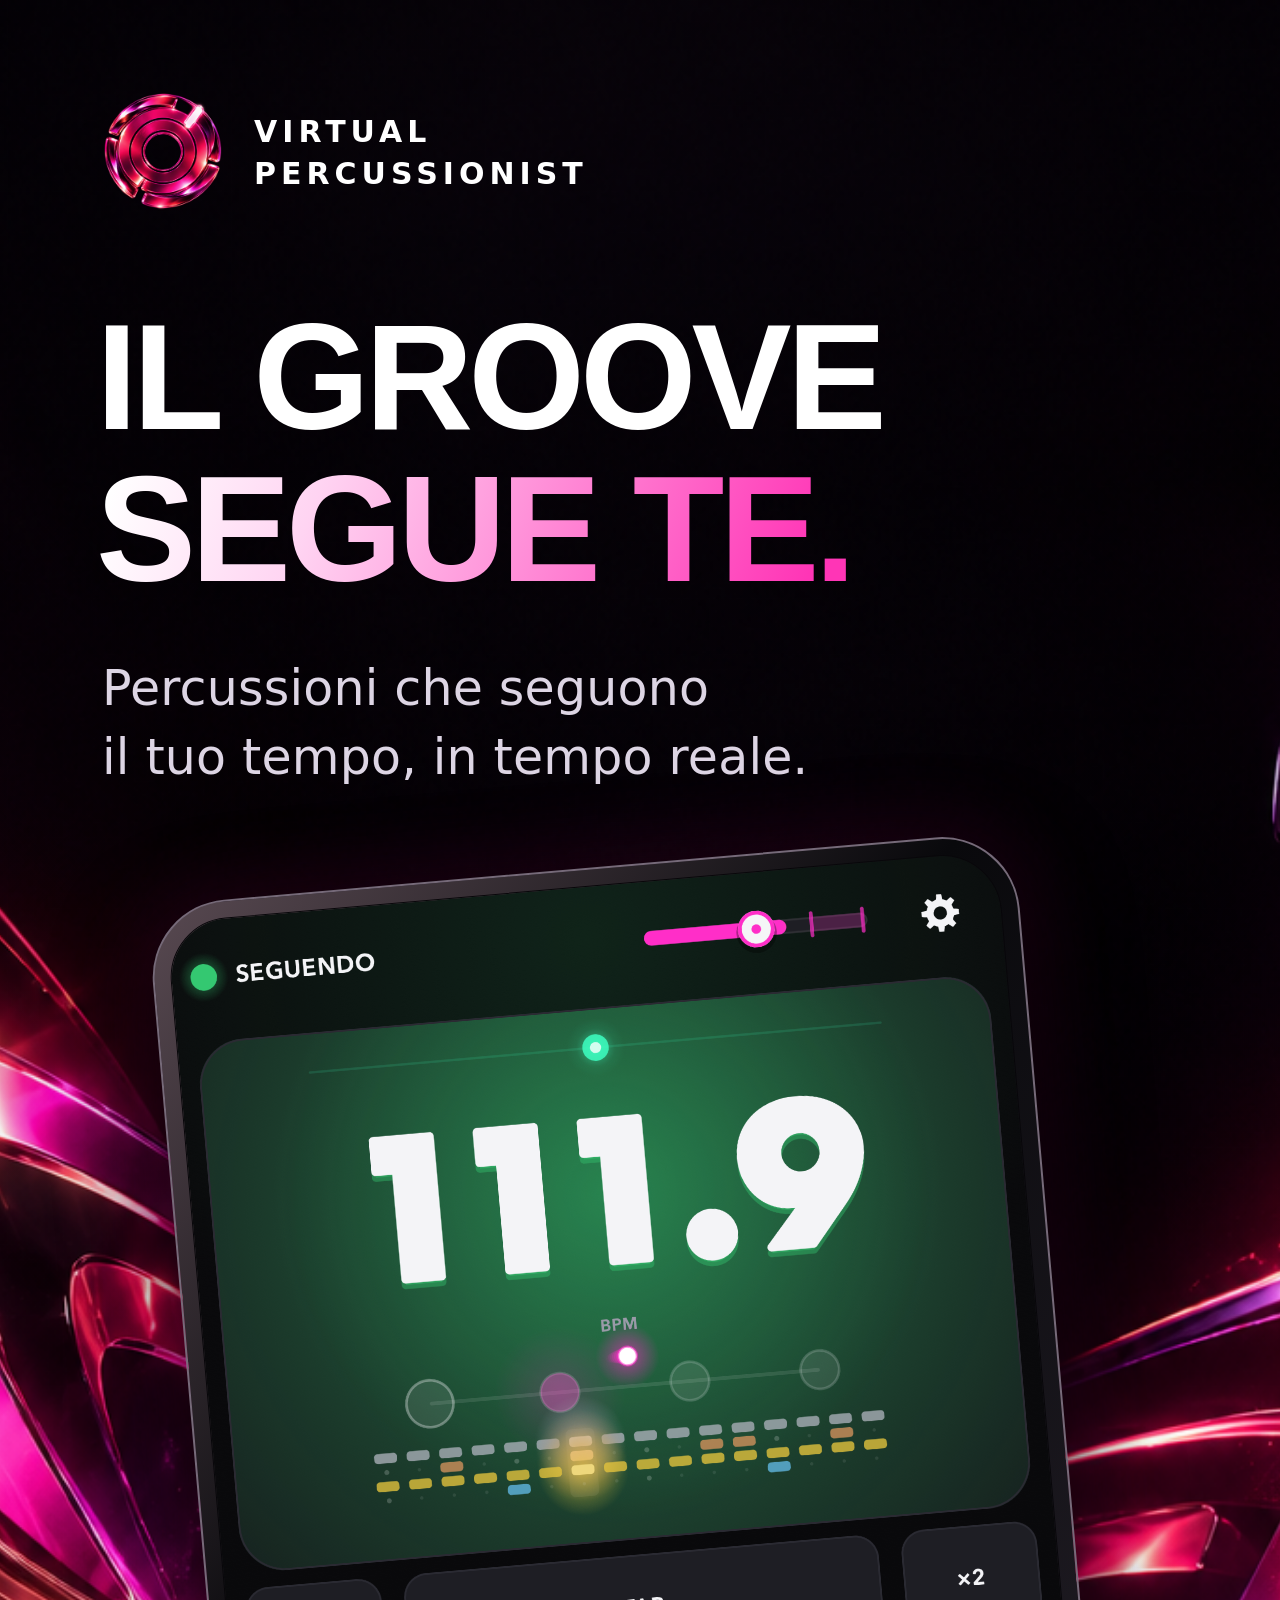
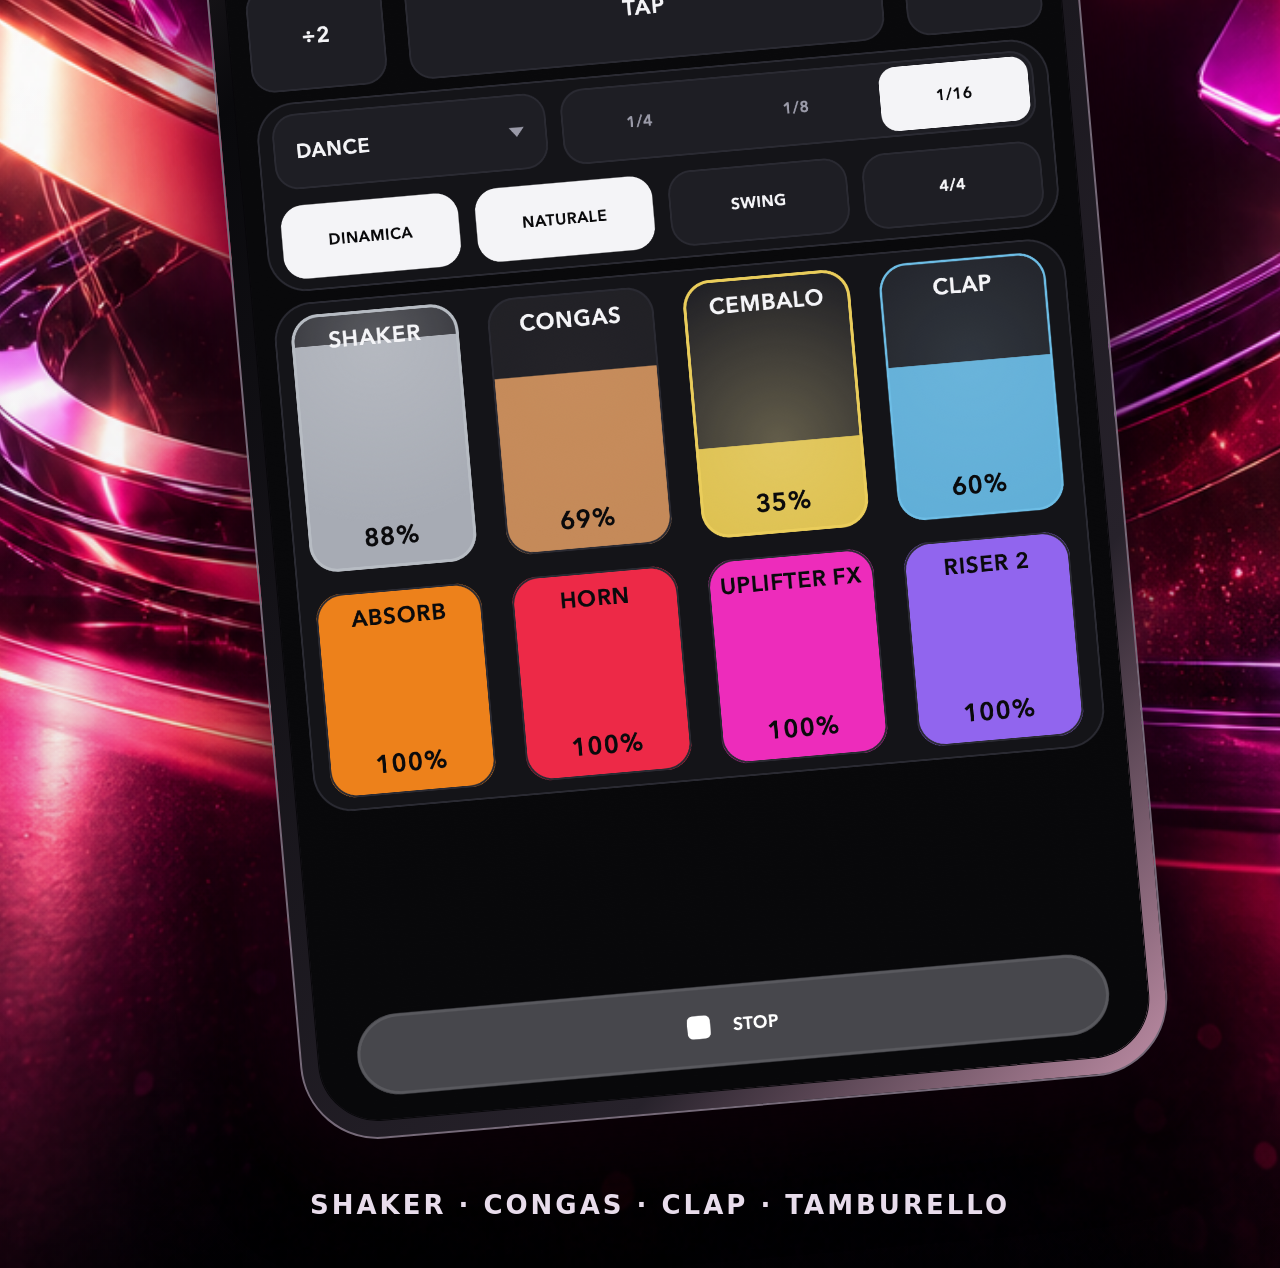
<file: docs/store/launch-art/cover.html>
<!doctype html>
<html lang="en">
<meta charset="utf-8">
<meta name="viewport" content="width=device-width, initial-scale=1">
<title>Virtual Percussionist — launch artwork</title>
<style>
*{box-sizing:border-box}html,body{margin:0;overflow:hidden;background:#0f0e12}
#poster{position:absolute;inset:0 auto auto 0;overflow:hidden;color:#fff;transform-origin:0 0;background:#09070d;font-family:"Avenir Next",Avenir,system-ui,sans-serif}
.art{position:absolute;inset:0;width:100%;height:100%;object-fit:cover}
.shade{position:absolute;inset:0;background:linear-gradient(180deg,rgba(7,5,11,.2),transparent 50%,rgba(7,5,11,.08))}
.brand{position:absolute;top:90px;left:100px;display:flex;gap:28px;align-items:center}
.brand img{width:126px;height:126px;border-radius:0}
.name{font-weight:700;font-size:30px;letter-spacing:5px;line-height:1.4}
h1{position:absolute;left:96px;top:302px;margin:0;font-family:Futura,"Avenir Next",sans-serif;font-size:150px;font-weight:700;line-height:1.01;letter-spacing:-5px;max-width:1150px;white-space:nowrap}
h1 span{display:block;background:linear-gradient(110deg,#fff 3%,#ffd4f2 28%,#ff35b6 90%);background-clip:text;-webkit-background-clip:text;color:transparent}
html[lang=en] .phone h1{font-size:140px}
.sub{position:absolute;top:655px;left:102px;margin:0;color:#ddd5e4;font-size:49px;line-height:1.4;letter-spacing:.2px}
.device{position:absolute;top:865px;left:225px;width:870px;padding:16px;border:2px solid #766a79;border-radius:78px;background:linear-gradient(135deg,#584951,#09090c 30%,#27222b 80%,#bd8ca4);box-shadow:0 32px 100px #000c,0 0 90px #ff139529;transform:rotate(-5deg)}
.device img{display:block;width:100%;height:auto;border-radius:60px;border:1px solid #08070a}
.foot{position:absolute;bottom:48px;left:96px;right:96px;text-align:center;font-size:26px;font-weight:600;letter-spacing:3px;color:#e8dceb}
.tablet .brand{top:100px;left:140px;gap:36px}.tablet .brand img{width:150px;height:150px}.tablet .name{font-size:38px;letter-spacing:7px}
.tablet h1{top:350px;left:132px;font-size:192px;max-width:1800px;letter-spacing:-6px}
.tablet .sub{top:790px;left:140px;font-size:58px;line-height:1.3}
.tablet .device{top:1065px;left:450px;width:1164px;padding:18px;border-radius:66px;transform:rotate(3deg)}
.tablet .device img{border-radius:46px}.tablet .foot{bottom:53px;font-size:32px;letter-spacing:4px}
.mac .brand{top:130px;left:150px}.mac .brand img{width:145px;height:145px}.mac .name{font-size:37px}
.mac h1{top:440px;left:145px;font-size:175px;max-width:none;width:1460px}
.mac .shade{background:linear-gradient(90deg,rgba(9,6,13,.78),rgba(9,6,13,.55)47%,transparent 75%)}
.mac .sub{top:910px;left:155px;font-size:60px}
.mac .device{top:160px;left:1690px;width:1010px;padding:16px;border-radius:58px;transform:rotate(3deg)}
.mac .device img{border-radius:40px}.mac .foot{bottom:130px;right:auto;left:155px;font-size:29px;text-align:left}
.og .brand{top:47px;left:64px;gap:20px}.og .brand img{width:70px;height:70px;border-radius:15px}.og .name{font-size:18px;letter-spacing:3px}
.og .shade{background:linear-gradient(90deg,rgba(9,6,13,.75),rgba(9,6,13,.3),transparent)}
.og h1{top:177px;left:60px;font-size:79px;max-width:670px;letter-spacing:-3px}
.og .sub{top:406px;left:65px;font-size:27px}.og .device{display:none}.og .foot{bottom:51px;left:65px;text-align:left;font-size:17px;letter-spacing:2px}
.og .lockup{position:absolute;right:32px;top:87px;width:450px;}
</style>
<div id="poster">
 <img class="art" src="rhythm-orbit-v1.png" alt="">
 <div class="shade"></div>
 <div class="brand"><img src="mark-transparent-master.png" alt=""><div class="name">VIRTUAL<br>PERCUSSIONIST</div></div>
 <h1></h1><p class="sub"></p>
 <div class="device"><img id="screen" alt="Virtual Percussionist app"></div>
 <div class="foot"></div>
</div>
<script>
const q=new URLSearchParams(location.search),variant=q.get('device')||'phone69',language=q.get('lang')||'it';
const sizes={phone63:[1206,2622],phone69:[1320,2868],tablet:[2064,2752],mac:[2880,1800],og:[1200,630]};
if(!sizes[variant]||!['it','en'].includes(language))throw Error('Unknown artwork variant');
const [w,h]=sizes[variant],kind=variant.startsWith('phone')?'phone':variant;
const base=kind==='phone'?1320:w,scale=w/base,poster=document.querySelector('#poster');
document.documentElement.lang=language;document.body.style.width=w+'px';document.body.style.height=h+'px';
poster.style.width=base+'px';poster.style.height=(h/scale)+'px';poster.style.transform='scale('+scale+')';poster.className=kind;
 const it=language==='it';
 document.querySelector('h1').innerHTML=it?'IL GROOVE<span>SEGUE TE.</span>':'YOUR BAND.<span>YOUR GROOVE.</span>';
 document.querySelector('.sub').innerHTML=it?'Percussioni che seguono<br>il tuo tempo, in tempo reale.':'Percussion that follows<br>your tempo. In real time.';
 document.querySelector('.foot').textContent=it?'SHAKER · CONGAS · CLAP · TAMBURELLO':'SHAKER · CONGAS · CLAP · TAMBOURINE';
 const device=(kind==='tablet'||kind==='mac')?'ipad-13in':variant==='phone63'?'iphone-6.3in':'iphone-6.9in';
 document.querySelector('#screen').src='../native-screenshots/'+language+'/'+device+'/1-console.png?v=store3';
 if(kind==='og'){document.querySelector('h1').innerHTML='IL TUO GROOVE.<span>YOUR GROOVE.</span>';document.querySelector('.sub').innerHTML='Percussioni in tempo reale.<br>Real-time percussion.';document.querySelector('.foot').textContent='VIRTUALPERCUSSIONIST.IT';const image=document.createElement('img');image.className='lockup';image.src='logo-1024.png';poster.append(image);}
Promise.all(Array.from(document.images).filter(i=>i.getAttribute('src')).map(i=>i.decode().catch(()=>{throw Error('Missing image '+i.src)}))).then(()=>document.fonts.ready).then(()=>document.documentElement.dataset.ready='true');
</script>
</html>
</file>
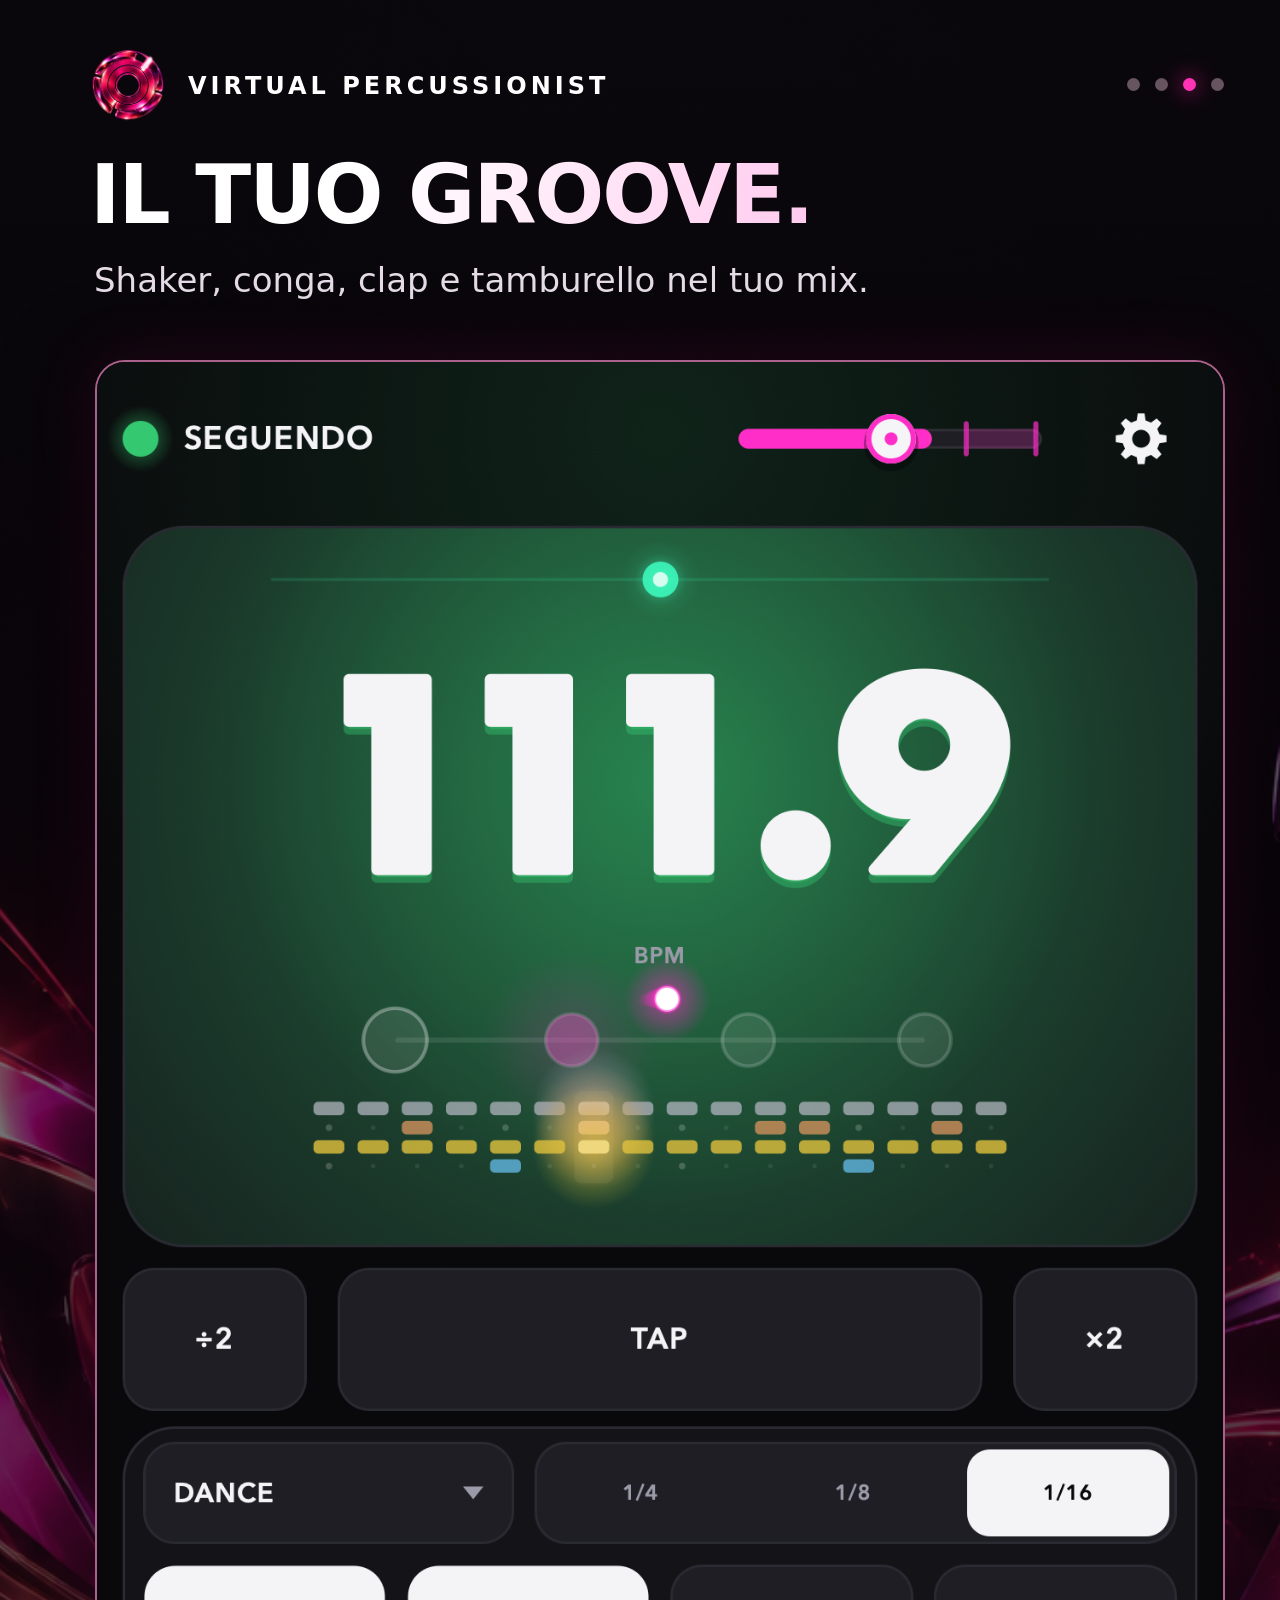
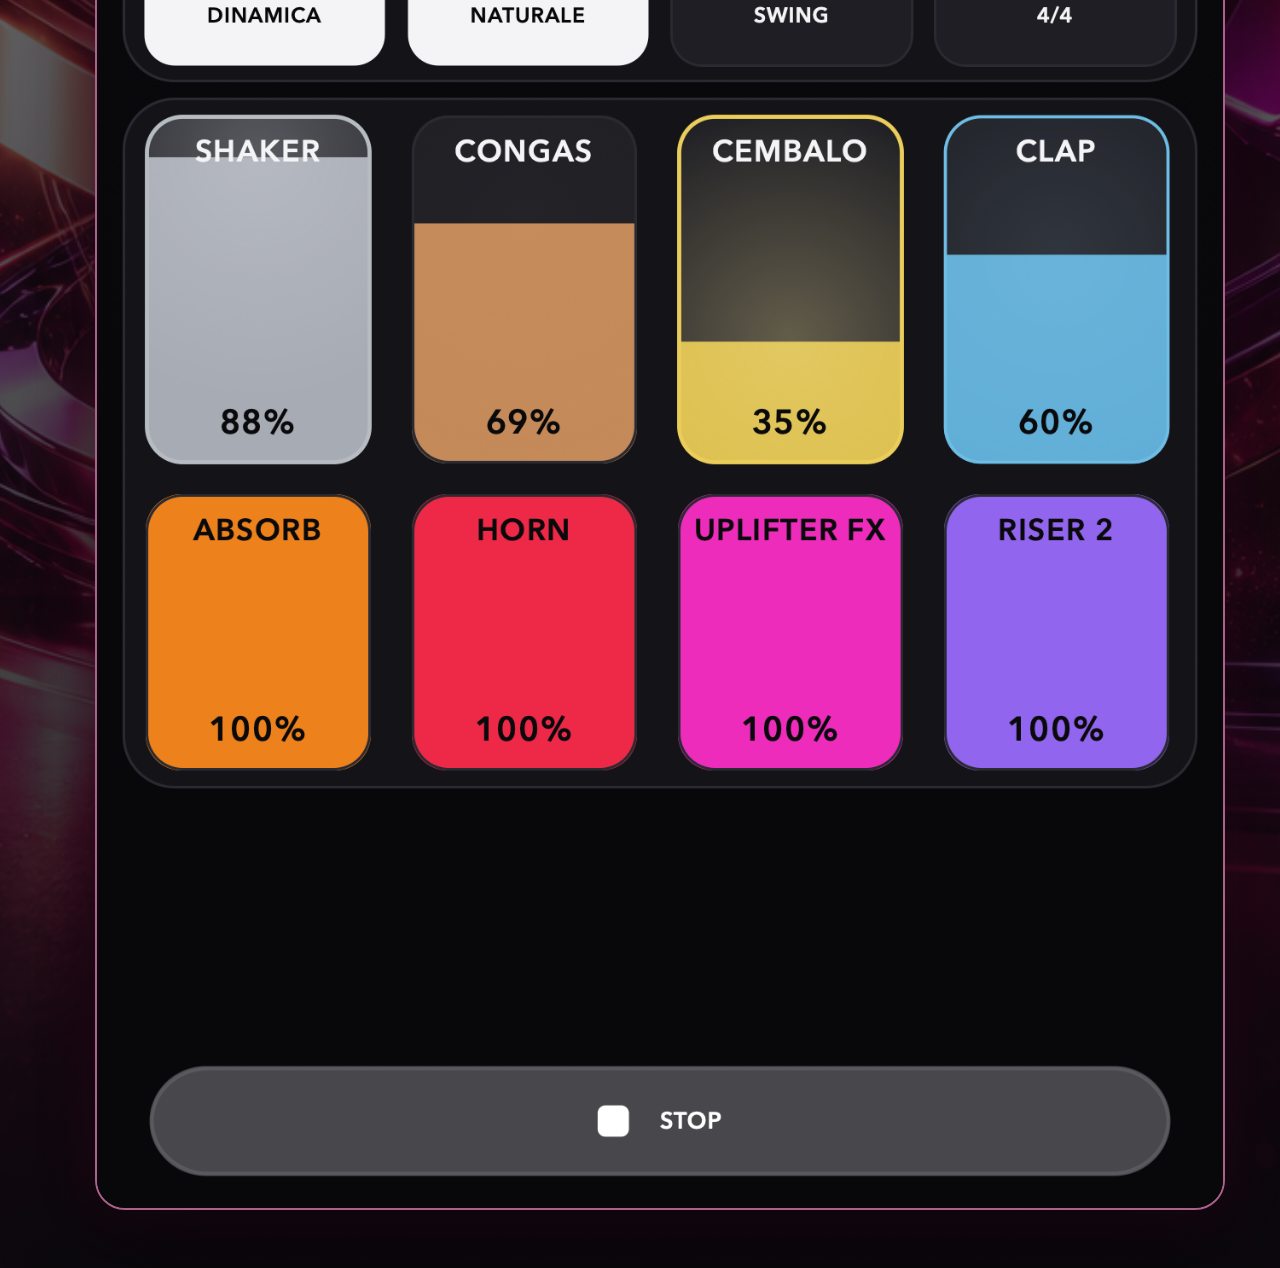
<file: docs/store/launch-art/features.html>
<!doctype html>
<html lang="en">
<meta charset="utf-8">
<meta name="viewport" content="width=device-width,initial-scale=1">
<title>Virtual Percussionist — Store screenshots</title>
<style>
*{box-sizing:border-box}html,body{margin:0;overflow:hidden;background:#0c0a0e}
#poster{position:absolute;overflow:hidden;transform-origin:0 0;color:white;background:#0c0a0e;font-family:"Avenir Next",Avenir,system-ui,sans-serif}
.art,.shade{position:absolute;inset:0;width:100%;height:100%;object-fit:cover}.art{opacity:.62}.shade{background:linear-gradient(180deg,#0c0a0e99,#0c0a0e44 35%,#0c0a0ecc)}
.brand{position:absolute;left:90px;top:48px;display:flex;align-items:center;gap:22px;font-size:24px;letter-spacing:4px;font-weight:700}.brand img{height:76px;width:76px;object-fit:contain}
h1{position:absolute;left:90px;right:90px;top:148px;margin:0;font-size:82px;line-height:1.15;letter-spacing:-2px;white-space:nowrap;background:linear-gradient(105deg,#fff 25%,#ffc9ee 65%,#ff55bd);background-clip:text;-webkit-background-clip:text;color:transparent}
.sub{position:absolute;left:94px;right:90px;top:258px;margin:0;font-size:34px;line-height:1.35;color:#e5dce8}
.screen{position:absolute;top:360px;left:95px;width:1130px;display:block;border:2px solid #aa628c;border-radius:30px;box-shadow:0 20px 90px #0009,0 0 64px #ff159d26}
.dots{display:flex;gap:15px;position:absolute;right:96px;top:78px}.dots i{width:13px;height:13px;background:#665460;border-radius:50%}.dots i:nth-child(3){background:#ff33b4;box-shadow:0 0 22px #ff189c}
.tablet .brand{left:130px;top:64px;font-size:34px;gap:28px}.tablet .brand img{width:96px;height:96px}.tablet .dots{right:140px;top:101px;gap:22px}.tablet .dots i{width:18px;height:18px}
.tablet h1{left:130px;right:130px;top:194px;font-size:132px;letter-spacing:-3px}.tablet .sub{left:136px;right:130px;top:370px;font-size:47px}.tablet .screen{left:207px;top:490px;width:1650px;border-radius:38px}
</style>
<div id="poster"><img class="art" src="rhythm-orbit-v1.png" alt=""><div class="shade"></div><div class="brand"><img src="mark-transparent-master.png" alt=""><span>VIRTUAL PERCUSSIONIST</span></div><div class="dots"><i></i><i></i><i></i><i></i></div><h1></h1><p class="sub"></p><img class="screen" alt=""></div>
<script>
const q=new URLSearchParams(location.search),variant=q.get('device')||'phone69',lang=q.get('lang')||'it',shot=q.get('shot')||'1-console';
const sizes={phone63:[1206,2622],phone69:[1320,2868],tablet:[2064,2752]};
const copy={
 '1-console':{it:['IL TUO GROOVE.','Shaker, conga, clap e tamburello nel tuo mix.'],en:['YOUR GROOVE.','Shaker, congas, clap and tambourine in your mix.']},
 '2-trial-offer':{it:['SCEGLI IL TUO PIANO.','Prova, abbonamento o acquisto lifetime.'],en:['YOUR WAY TO PLAY.','Trial, subscription or lifetime purchase.']},
 '3-settings':{it:['TUTTO SOTTO CONTROLLO.','Ingressi, ascolto e suono: scegli il tuo setup.'],en:['MAKE IT YOURS.','Inputs, listening and sound. Set up your way.']},
 '4-subscription-status':{it:['IL TUO ACCESSO PRO.','Stato e gestione del tuo accesso, in un posto.'],en:['YOUR PRO ACCESS.','Your access status and controls in one place.']},
 '5-guide':{it:['UNA GUIDA, SEMPRE.','Le istruzioni nell’app, quando ti servono.'],en:['HELP, ALWAYS CLOSE.','The guide is in the app, whenever you need it.']},
 '6-fixed-tempo':{it:['IL TEMPO LO SCEGLI TU.','FISSO: imposta i BPM e premi START.'],en:['SET YOUR OWN TEMPO.','FIXED: set the BPM and tap START.']}
};
if(!sizes[variant]||!copy[shot]||!['it','en'].includes(lang))throw Error('Unknown screenshot');
const [w,h]=sizes[variant],tablet=variant==='tablet',base=tablet?w:1320,scale=w/base,p=document.querySelector('#poster');
document.documentElement.lang=lang;document.body.style.width=w+'px';document.body.style.height=h+'px';p.style.width=base+'px';p.style.height=h/scale+'px';p.style.transform='scale('+scale+')';p.className=tablet?'tablet':'phone';
const title=document.querySelector('h1');title.textContent=copy[shot][lang][0];document.querySelector('.sub').textContent=copy[shot][lang][1];
const device=tablet?'ipad-13in':variant==='phone63'?'iphone-6.3in':'iphone-6.9in';document.querySelector('.screen').src='../native-screenshots/'+lang+'/'+device+'/'+shot+'.png?v=store3';
Promise.all([...document.images].map(i=>i.decode())).then(()=>document.fonts.ready).then(()=>{let size=tablet?132:82;while(title.scrollWidth>title.clientWidth&&size>55){size-=2;title.style.fontSize=size+'px'}document.documentElement.dataset.ready='true'});
</script>
</html>
</file>
